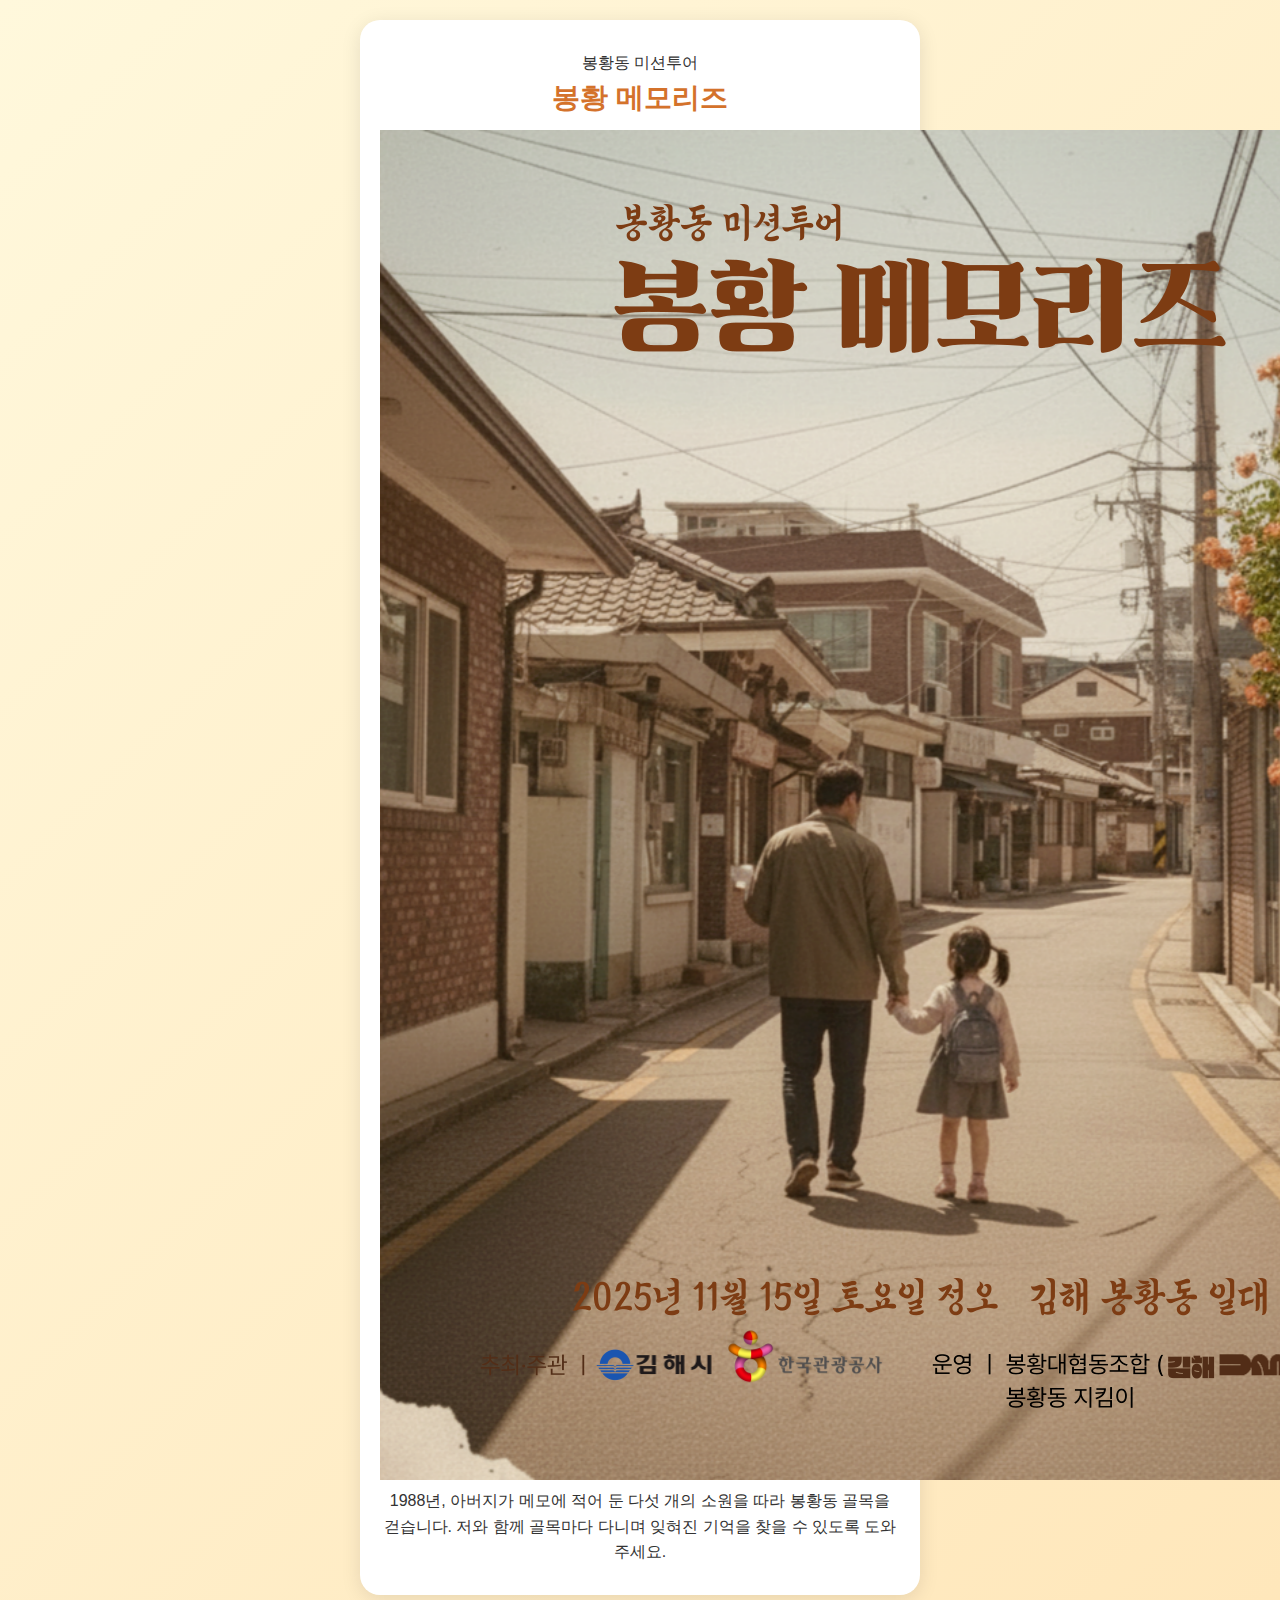
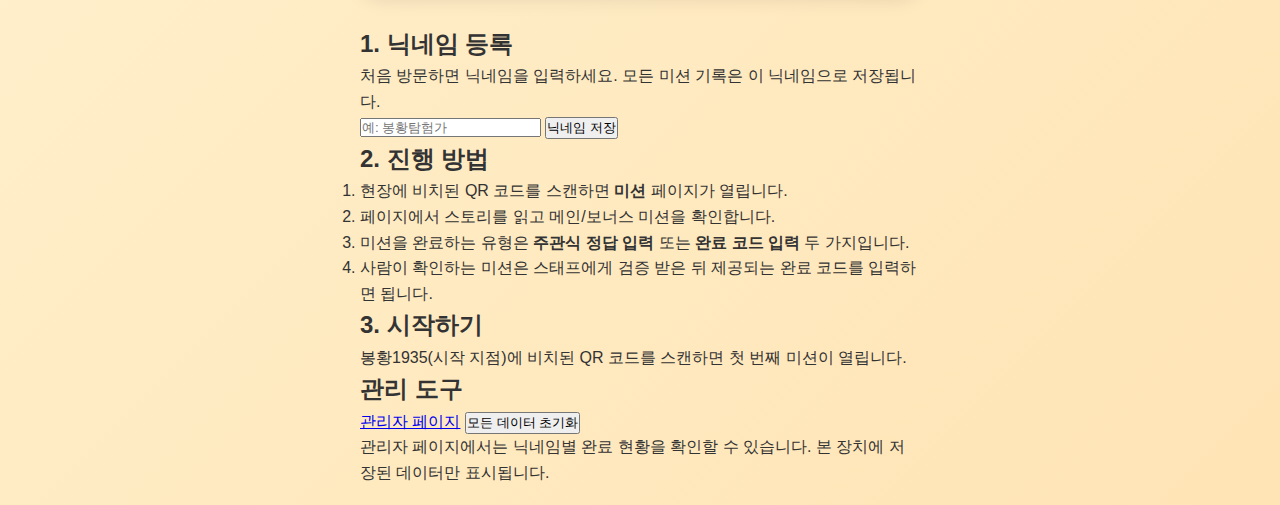
<file: index.html>
<!DOCTYPE html>
<html lang="ko">
<head>
    <meta charset="UTF-8">
    <meta name="viewport" content="width=device-width, initial-scale=1.0">
    <title>봉황 메모리즈</title>
    <link rel="stylesheet" href="style.css">
</head>
<body data-page="index">
    <div class="container narrow">
        <header class="hero-card poster-tone">
            <p class="eyebrow">봉황동 미션투어</p>
            <h1>봉황 메모리즈</h1>
            <div class="hero-visual">
                <img src="image/main.png" alt="봉황 메모리즈 포스터" loading="lazy">
            </div>
            <p class="hero-story">
                1988년, 아버지가 메모에 적어 둔 다섯 개의 소원을 따라 봉황동 골목을 걷습니다.
                저와 함께 골목마다 다니며 잊혀진 기억을 찾을 수 있도록 도와주세요.
            </p>
        </header>

        <section class="card">
            <h2>1. 닉네임 등록</h2>
            <p>처음 방문하면 닉네임을 입력하세요. 모든 미션 기록은 이 닉네임으로 저장됩니다.</p>
            <div class="form-row">
                <input type="text" id="nicknameInput" placeholder="예: 봉황탐험가">
                <button id="nicknameButton">닉네임 저장</button>
            </div>
            <p id="nicknameStatus" class="muted"></p>
        </section>

        <section class="card">
            <h2>2. 진행 방법</h2>
            <ol class="steps">
                <li>현장에 비치된 QR 코드를 스캔하면 <strong>미션</strong> 페이지가 열립니다.</li>
                <li>페이지에서 스토리를 읽고 메인/보너스 미션을 확인합니다.</li>
                <li>미션을 완료하는 유형은 <strong>주관식 정답 입력</strong> 또는 <strong>완료 코드 입력</strong> 두 가지입니다.</li>
                <li>사람이 확인하는 미션은 스태프에게 검증 받은 뒤 제공되는 완료 코드를 입력하면 됩니다.</li>
            </ol>
        </section>

        <section class="card">
            <h2>3. 시작하기</h2>
            <p>봉황1935(시작 지점)에 비치된 QR 코드를 스캔하면 첫 번째 미션이 열립니다.</p>
        </section>

        <section class="card">
            <h2>관리 도구</h2>
            <div class="actions">
                <a class="link-button" href="admin.html">관리자 페이지</a>
                <button id="resetAppButton" class="ghost">모든 데이터 초기화</button>
            </div>
            <p class="muted">관리자 페이지에서는 닉네임별 완료 현황을 확인할 수 있습니다. 본 장치에 저장된 데이터만 표시됩니다.</p>
        </section>
    </div>

    <script src="script.js"></script>
</body>
</html>
</file>
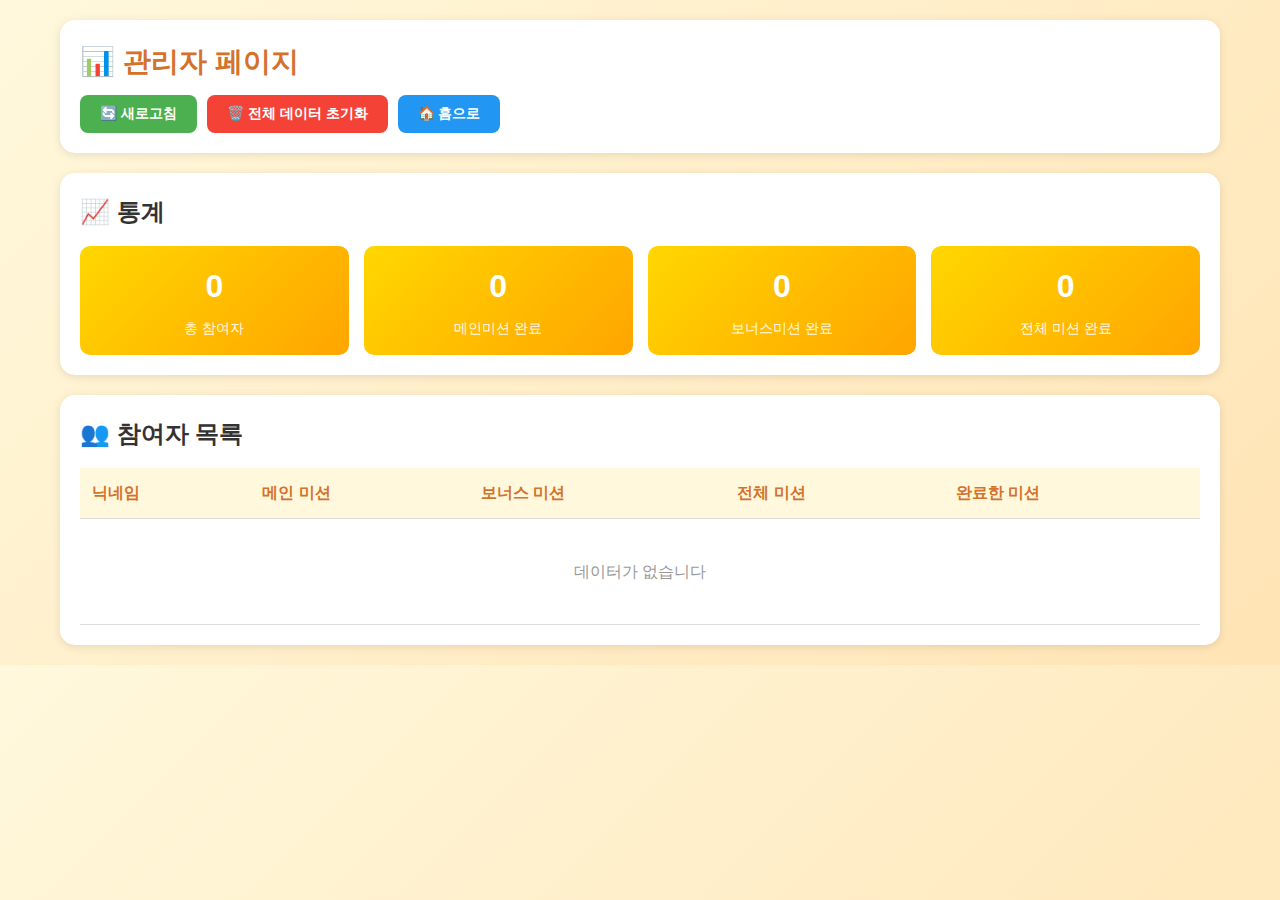
<file: admin.html>
<!DOCTYPE html>
<html lang="ko">
<head>
    <meta charset="UTF-8">
    <meta name="viewport" content="width=device-width, initial-scale=1.0">
    <title>관리자 페이지 - 봉황 메모리즈</title>
    <link rel="stylesheet" href="style.css">
    <style>
        .admin-container {
            max-width: 1200px;
            margin: 0 auto;
            padding: 20px;
        }

        .admin-header {
            background: white;
            padding: 20px;
            border-radius: 15px;
            margin-bottom: 20px;
            box-shadow: 0 2px 10px rgba(0,0,0,0.1);
        }

        .admin-controls {
            display: flex;
            gap: 10px;
            flex-wrap: wrap;
        }

        .admin-controls button {
            padding: 10px 20px;
            border: none;
            border-radius: 8px;
            cursor: pointer;
            font-size: 14px;
            font-weight: bold;
        }

        .btn-refresh {
            background: #4CAF50;
            color: white;
        }

        .btn-reset {
            background: #f44336;
            color: white;
        }

        .btn-home {
            background: #2196F3;
            color: white;
        }

        .stats-box {
            background: white;
            padding: 20px;
            border-radius: 15px;
            margin-bottom: 20px;
            box-shadow: 0 2px 10px rgba(0,0,0,0.1);
        }

        .stats-grid {
            display: grid;
            grid-template-columns: repeat(auto-fit, minmax(200px, 1fr));
            gap: 15px;
            margin-top: 15px;
        }

        .stat-card {
            background: linear-gradient(135deg, #FFD700, #FFA500);
            padding: 15px;
            border-radius: 10px;
            text-align: center;
            color: white;
        }

        .stat-number {
            font-size: 32px;
            font-weight: bold;
            margin-bottom: 5px;
        }

        .stat-label {
            font-size: 14px;
            opacity: 0.9;
        }

        .users-table {
            background: white;
            padding: 20px;
            border-radius: 15px;
            box-shadow: 0 2px 10px rgba(0,0,0,0.1);
            overflow-x: auto;
        }

        table {
            width: 100%;
            border-collapse: collapse;
            margin-top: 15px;
        }

        th, td {
            padding: 12px;
            text-align: left;
            border-bottom: 1px solid #ddd;
        }

        th {
            background: #FFF8DC;
            font-weight: bold;
            color: #D4722B;
        }

        tr:hover {
            background: #f5f5f5;
        }

        .mission-badge-small {
            display: inline-block;
            padding: 3px 8px;
            margin: 2px;
            border-radius: 5px;
            font-size: 12px;
            background: #E8F5E9;
            color: #4CAF50;
        }

        .main-mission {
            background: #FFE4B5;
            color: #D4722B;
            font-weight: bold;
        }

        .no-data {
            text-align: center;
            padding: 40px;
            color: #999;
        }
    </style>
</head>
<body>
    <div class="admin-container">
        <div class="admin-header">
            <h1>📊 관리자 페이지</h1>
            <div class="admin-controls">
                <button class="btn-refresh" onclick="refreshData()">🔄 새로고침</button>
                <button class="btn-reset" onclick="resetAllData()">🗑️ 전체 데이터 초기화</button>
                <button class="btn-home" onclick="goHome()">🏠 홈으로</button>
            </div>
        </div>

        <div class="stats-box">
            <h2>📈 통계</h2>
            <div class="stats-grid">
                <div class="stat-card">
                    <div class="stat-number" id="totalUsers">0</div>
                    <div class="stat-label">총 참여자</div>
                </div>
                <div class="stat-card">
                    <div class="stat-number" id="totalMainCompleted">0</div>
                    <div class="stat-label">메인미션 완료</div>
                </div>
                <div class="stat-card">
                    <div class="stat-number" id="totalBonusCompleted">0</div>
                    <div class="stat-label">보너스미션 완료</div>
                </div>
                <div class="stat-card">
                    <div class="stat-number" id="totalMissions">0</div>
                    <div class="stat-label">전체 미션 완료</div>
                </div>
            </div>
        </div>

        <div class="users-table">
            <h2>👥 참여자 목록</h2>
            <table id="usersTable">
                <thead>
                    <tr>
                        <th>닉네임</th>
                        <th>메인 미션</th>
                        <th>보너스 미션</th>
                        <th>전체 미션</th>
                        <th>완료한 미션</th>
                    </tr>
                </thead>
                <tbody id="usersTableBody">
                    <tr>
                        <td colspan="5" class="no-data">데이터가 없습니다</td>
                    </tr>
                </tbody>
            </table>
        </div>
    </div>

    <script src="script.js"></script>
    <script>
        // 모든 미션 ID 정의
        const allMainMissions = ['main1', 'main2', 'main3', 'main4', 'main5'];
        const allBonusMissions = [
            'bonus6', 'bonus7', 'bonus8', 'bonus9', 'bonus10',
            'bonus11', 'bonus12', 'bonus13', 'bonus14', 'bonus15', 'bonus16'
        ];

        window.onload = function() {
            loadAdminData();
        };

        function loadAdminData() {
            const allProgress = getAllProgress();
            const users = Object.keys(allProgress);

            // 통계 계산
            let totalMainCompleted = 0;
            let totalBonusCompleted = 0;
            let totalMissionsCount = 0;

            users.forEach(nickname => {
                const progress = allProgress[nickname];
                const mainCount = progress.completed.filter(id => id.startsWith('main')).length;
                const bonusCount = progress.completed.filter(id => id.startsWith('bonus')).length;

                totalMainCompleted += mainCount;
                totalBonusCompleted += bonusCount;
                totalMissionsCount += progress.completed.length;
            });

            // 통계 표시
            document.getElementById('totalUsers').textContent = users.length;
            document.getElementById('totalMainCompleted').textContent = totalMainCompleted;
            document.getElementById('totalBonusCompleted').textContent = totalBonusCompleted;
            document.getElementById('totalMissions').textContent = totalMissionsCount;

            // 테이블 렌더링
            renderUsersTable(allProgress);
        }

        function renderUsersTable(allProgress) {
            const tbody = document.getElementById('usersTableBody');
            const users = Object.keys(allProgress);

            if (users.length === 0) {
                tbody.innerHTML = '<tr><td colspan="5" class="no-data">데이터가 없습니다</td></tr>';
                return;
            }

            tbody.innerHTML = '';

            users.forEach(nickname => {
                const progress = allProgress[nickname];
                const mainCompleted = progress.completed.filter(id => id.startsWith('main'));
                const bonusCompleted = progress.completed.filter(id => id.startsWith('bonus'));

                const row = document.createElement('tr');

                // 닉네임
                const nicknameCell = document.createElement('td');
                nicknameCell.textContent = nickname;
                nicknameCell.style.fontWeight = 'bold';
                row.appendChild(nicknameCell);

                // 메인 미션 수
                const mainCountCell = document.createElement('td');
                mainCountCell.textContent = `${mainCompleted.length}/${allMainMissions.length}`;
                row.appendChild(mainCountCell);

                // 보너스 미션 수
                const bonusCountCell = document.createElement('td');
                bonusCountCell.textContent = `${bonusCompleted.length}/${allBonusMissions.length}`;
                row.appendChild(bonusCountCell);

                // 전체 미션 수
                const totalCountCell = document.createElement('td');
                totalCountCell.textContent = `${progress.completed.length}/${allMainMissions.length + allBonusMissions.length}`;
                row.appendChild(totalCountCell);

                // 완료한 미션 목록
                const missionsCell = document.createElement('td');
                let missionsHTML = '';

                // 메인 미션 표시
                mainCompleted.forEach(id => {
                    missionsHTML += `<span class="mission-badge-small main-mission">${id}</span>`;
                });

                // 보너스 미션 표시
                bonusCompleted.forEach(id => {
                    missionsHTML += `<span class="mission-badge-small">${id}</span>`;
                });

                missionsCell.innerHTML = missionsHTML || '-';
                row.appendChild(missionsCell);

                tbody.appendChild(row);
            });
        }

        function refreshData() {
            loadAdminData();
            alert('데이터를 새로고침했습니다!');
        }
    </script>
</body>
</html>
</file>
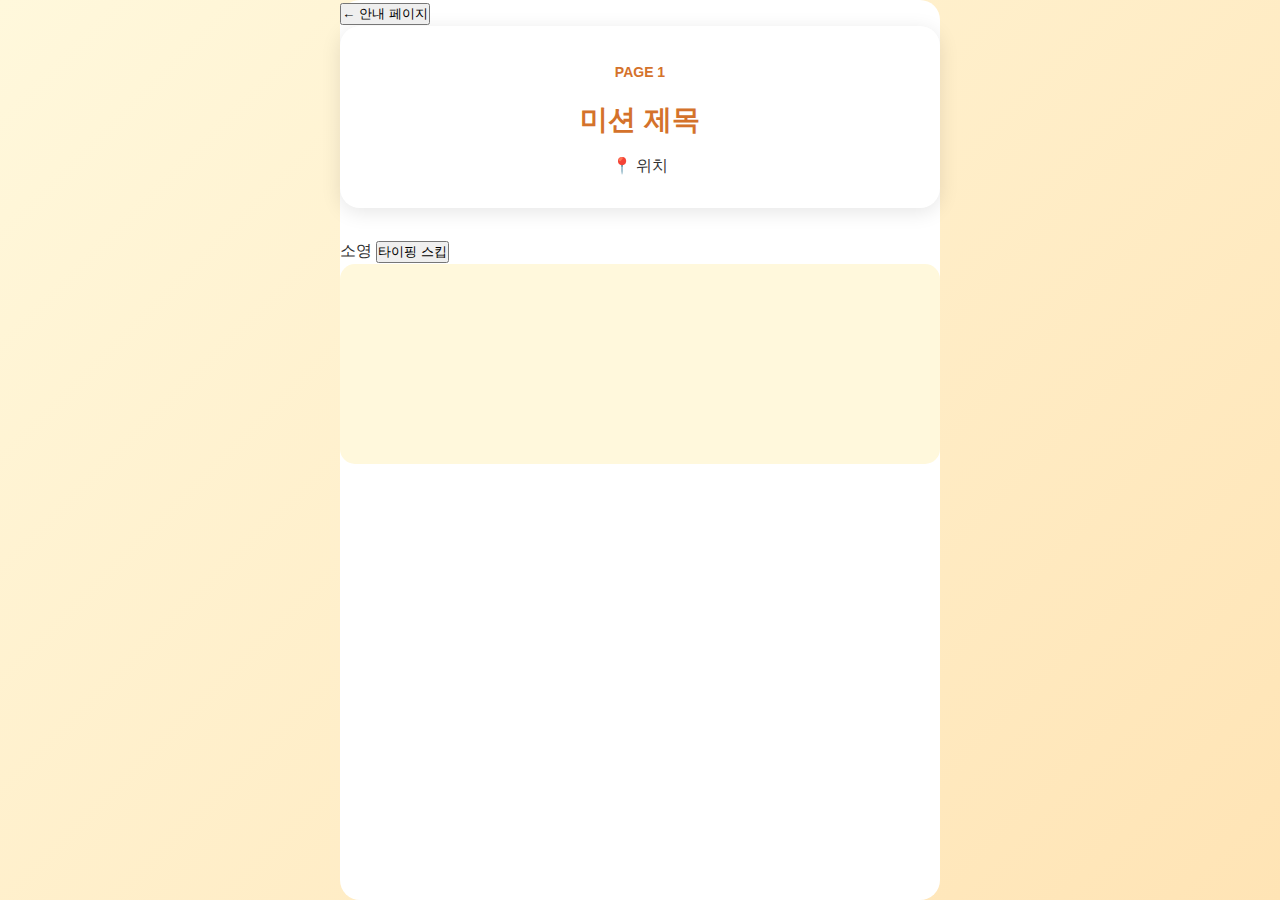
<file: mission.html>
<!DOCTYPE html>
<html lang="ko">
<head>
    <meta charset="UTF-8">
    <meta name="viewport" content="width=device-width, initial-scale=1.0">
    <title>미션 진행 중 - 봉황 메모리즈</title>
    <link rel="stylesheet" href="style.css">
</head>
<body data-page="mission">
    <div class="container narrow mission-page">
        <button class="link-button ghost" onclick="goToIntro()">← 안내 페이지</button>

        <header class="mission-heading">
            <span class="mission-badge" id="missionBadge">PAGE 1</span>
            <h1 id="missionTitle">미션 제목</h1>
            <p id="missionLocation" class="muted">📍 위치</p>
            <p id="missionMeta" class="muted"></p>
        </header>

        <section class="story-card">
            <div class="story-header">
                <span>소영</span>
                <button id="skipBtn" class="ghost small">타이핑 스킵</button>
            </div>
            <div id="storyBox" class="story-box"></div>
        </section>

        <section id="mainTask" class="task-card"></section>
        <section id="bonusTask" class="task-card"></section>
    </div>

    <script src="script.js"></script>
</body>
</html>
</file>
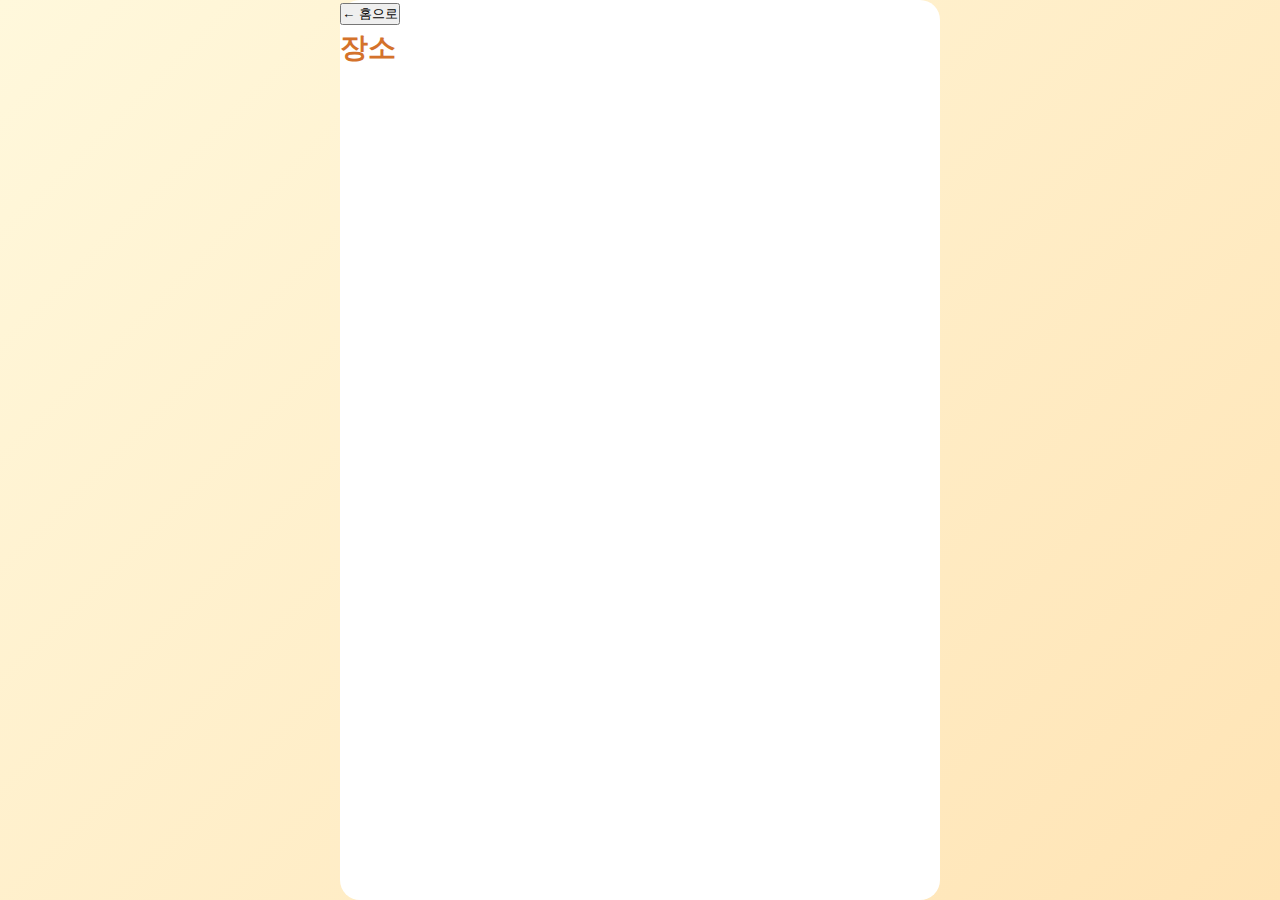
<file: page.html>
<!DOCTYPE html>
<html lang="ko">
<head>
    <meta charset="UTF-8">
    <meta name="viewport" content="width=device-width, initial-scale=1.0">
    <title>미션 페이지 - 봉황 메모리즈</title>
    <link rel="stylesheet" href="style.css">
</head>
<body>
    <div class="container mission-page">
        <!-- 헤더 -->
        <div class="page-header">
            <button class="back-btn" onclick="goHome()">← 홈으로</button>
            <h1 id="pageLocation">장소</h1>
        </div>

        <!-- 메인 미션 -->
        <div id="mainMissionSection" style="display: none;">
            <div class="mission-box main-mission">
                <div class="mission-badge">메인 미션</div>
                <h2 id="mainTitle"></h2>

                <!-- 스토리 (있는 경우) -->
                <div id="mainStory" class="story-box" style="display: none;">
                    <p id="mainStoryText"></p>
                    <button class="skip-btn" onclick="skipTyping()">스킵</button>
                </div>

                <p id="mainDescription" class="mission-description"></p>

                <!-- 퀴즈 형식 -->
                <div id="mainQuiz" style="display: none;">
                    <input type="text" id="mainAnswer" placeholder="정답을 입력하세요">
                    <button onclick="submitMainAnswer()">제출</button>
                    <div id="mainResult" class="result-message"></div>
                </div>

                <!-- QR 형식 -->
                <div id="mainQR" style="display: none;">
                    <p class="qr-guide">미션을 완료한 후, '미션완료 QR'을 스캔하세요!</p>
                    <div id="mainQRResult" class="result-message"></div>
                </div>
            </div>
        </div>

        <!-- 보너스 미션들 -->
        <div id="bonusMissionsSection"></div>

        <!-- 닉네임 미설정 안내 -->
        <div id="noNicknameSection" style="display: none;">
            <div class="info-box">
                <h2>⚠️ 닉네임을 먼저 설정해주세요</h2>
                <p>미션을 진행하려면 먼저 닉네임을 설정해야 합니다.</p>
                <button onclick="goHome()">홈으로 가기</button>
            </div>
        </div>
    </div>

    <script src="script.js"></script>
    <script>
        let currentPageNumber = null;

        window.onload = function() {
            // URL에서 페이지 번호 추출
            const urlParams = new URLSearchParams(window.location.search);
            const pageNum = urlParams.get('p');
            const complete = urlParams.get('complete'); // 완료 QR인지 확인

            if (!pageNum) {
                alert('잘못된 접근입니다!');
                goHome();
                return;
            }

            currentPageNumber = parseInt(pageNum);

            // 닉네임 확인
            if (!getNickname()) {
                document.getElementById('noNicknameSection').style.display = 'block';
                return;
            }

            // 완료 QR 스캔인 경우
            if (complete) {
                handleCompleteQR(complete);
                return;
            }

            // 페이지 로드
            loadPage(currentPageNumber);
        };

        function loadPage(pageNum) {
            const pageData = pagesData[pageNum];

            if (!pageData) {
                alert('존재하지 않는 페이지입니다!');
                goHome();
                return;
            }

            // 장소 표시
            document.getElementById('pageLocation').textContent = pageData.location;

            // 메인 미션 로드
            if (pageData.mainMission) {
                loadMainMission(pageData.mainMission);
            }

            // 보너스 미션 로드
            if (pageData.bonusMissions && pageData.bonusMissions.length > 0) {
                loadBonusMissions(pageData.bonusMissions);
            }
        }

        function loadMainMission(mission) {
            const section = document.getElementById('mainMissionSection');
            section.style.display = 'block';

            document.getElementById('mainTitle').textContent = mission.title;
            document.getElementById('mainDescription').textContent = mission.description;

            // 스토리가 있으면 타이핑 효과
            if (mission.story) {
                const storyBox = document.getElementById('mainStory');
                const storyText = document.getElementById('mainStoryText');
                storyBox.style.display = 'block';
                typeText(storyText, mission.story);
            }

            // 이미 완료된 미션인지 확인
            if (isMissionCompleted(mission.id)) {
                showCompletedMission('main', mission.type);
                return;
            }

            // 미션 타입에 따라 표시
            if (mission.type === 'quiz') {
                document.getElementById('mainQuiz').style.display = 'block';
            } else if (mission.type === 'qr') {
                document.getElementById('mainQR').style.display = 'block';
            }
        }

        function loadBonusMissions(missions) {
            const section = document.getElementById('bonusMissionsSection');
            section.innerHTML = '';

            missions.forEach((mission, index) => {
                const missionBox = document.createElement('div');
                missionBox.className = 'mission-box bonus-mission';
                missionBox.id = `bonus_${mission.id}`;

                const isCompleted = isMissionCompleted(mission.id);

                let html = `
                    <div class="mission-badge bonus-badge">보너스 미션 ${index + 1}</div>
                    <h3>${mission.title}</h3>
                    <p class="mission-description">${mission.description}</p>
                `;

                if (isCompleted) {
                    html += `<div class="result-message success">✓ 완료됨</div>`;
                } else {
                    if (mission.type === 'quiz') {
                        html += `
                            <input type="text" id="answer_${mission.id}" placeholder="정답을 입력하세요">
                            <button onclick="submitBonusAnswer('${mission.id}', '${mission.answer}')">제출</button>
                            <div id="result_${mission.id}" class="result-message"></div>
                        `;
                    } else if (mission.type === 'qr') {
                        html += `
                            <p class="qr-guide">미션을 완료한 후, '미션완료 QR'을 스캔하세요!</p>
                            <div id="result_${mission.id}" class="result-message"></div>
                        `;
                    }
                }

                missionBox.innerHTML = html;
                section.appendChild(missionBox);
            });
        }

        function submitMainAnswer() {
            const pageData = pagesData[currentPageNumber];
            const mission = pageData.mainMission;
            const userAnswer = document.getElementById('mainAnswer').value.trim();
            const resultDiv = document.getElementById('mainResult');

            if (!userAnswer) {
                alert('정답을 입력해주세요!');
                return;
            }

            if (compareAnswers(userAnswer, mission.answer)) {
                completeMission(mission.id);
                resultDiv.className = 'result-message success';
                resultDiv.textContent = '🎉 정답입니다! 미션 완료!';

                setTimeout(() => {
                    showCompletedMission('main', mission.type);
                }, 1500);
            } else {
                resultDiv.className = 'result-message error';
                resultDiv.textContent = '❌ 틀렸습니다. 다시 시도해보세요!';
                document.getElementById('mainAnswer').value = '';

                setTimeout(() => {
                    resultDiv.textContent = '';
                }, 2000);
            }
        }

        function submitBonusAnswer(missionId, correctAnswer) {
            const userAnswer = document.getElementById(`answer_${missionId}`).value.trim();
            const resultDiv = document.getElementById(`result_${missionId}`);

            if (!userAnswer) {
                alert('정답을 입력해주세요!');
                return;
            }

            if (compareAnswers(userAnswer, correctAnswer)) {
                completeMission(missionId);
                resultDiv.className = 'result-message success';
                resultDiv.textContent = '🎉 정답입니다! 보너스 미션 완료!';

                setTimeout(() => {
                    const missionBox = document.getElementById(`bonus_${missionId}`);
                    missionBox.querySelector('input').style.display = 'none';
                    missionBox.querySelector('button').style.display = 'none';
                    resultDiv.textContent = '✓ 완료됨';
                }, 1500);
            } else {
                resultDiv.className = 'result-message error';
                resultDiv.textContent = '❌ 틀렸습니다. 다시 시도해보세요!';
                document.getElementById(`answer_${missionId}`).value = '';

                setTimeout(() => {
                    resultDiv.textContent = '';
                }, 2000);
            }
        }

        function showCompletedMission(type, missionType) {
            if (type === 'main') {
                document.getElementById('mainQuiz').style.display = 'none';
                document.getElementById('mainQR').style.display = 'none';
                document.getElementById('mainResult').className = 'result-message success';
                document.getElementById('mainResult').textContent = '✓ 완료됨';
                document.getElementById('mainQRResult').className = 'result-message success';
                document.getElementById('mainQRResult').textContent = '✓ 완료됨';

                if (missionType === 'quiz') {
                    document.getElementById('mainResult').style.display = 'block';
                } else {
                    document.getElementById('mainQR').style.display = 'block';
                }
            }
        }

        function handleCompleteQR(missionId) {
            // 완료 QR을 스캔한 경우
            if (!getNickname()) {
                alert('닉네임을 먼저 설정해주세요!');
                goHome();
                return;
            }

            const completed = completeMission(missionId);

            if (completed) {
                alert('🎉 미션 완료!');
            } else {
                alert('이미 완료한 미션입니다!');
            }

            // 해당 페이지로 리다이렉트 (완료 표시를 위해)
            window.location.href = `page.html?p=${currentPageNumber}`;
        }

        // Enter 키로 제출
        document.addEventListener('DOMContentLoaded', function() {
            document.addEventListener('keypress', function(e) {
                if (e.key === 'Enter') {
                    const mainAnswer = document.getElementById('mainAnswer');
                    if (mainAnswer && mainAnswer === document.activeElement) {
                        submitMainAnswer();
                    }
                }
            });
        });
    </script>
</body>
</html>
</file>
<file: style.css>
* {
    margin: 0;
    padding: 0;
    box-sizing: border-box;
}

body {
    font-family: 'Noto Sans KR', -apple-system, sans-serif;
    background: linear-gradient(135deg, #FFF8DC 0%, #FFE4B5 100%);
    color: #333;
    line-height: 1.6;
}

.container {
    max-width: 600px;
    margin: 0 auto;
    padding: 20px;
    min-height: 100vh;
}

/* 헤더 */
header {
    text-align: center;
    padding: 30px 20px;
    background: white;
    border-radius: 20px;
    box-shadow: 0 4px 20px rgba(0,0,0,0.1);
    margin-bottom: 30px;
}

h1 {
    font-size: 28px;
    color: #D4722B;
    margin-bottom: 10px;
}

.subtitle {
    color: #666;
    font-size: 14px;
    margin-bottom: 20px;
}

/* 진행률 바 */
.progress-bar {
    width: 100%;
    height: 10px;
    background: #f0f0f0;
    border-radius: 10px;
    overflow: hidden;
    margin-bottom: 10px;
}

.progress-fill {
    height: 100%;
    background: linear-gradient(90deg, #FFD700, #FFA500);
    width: 0%;
    transition: width 0.5s ease;
}

.progress-text {
    font-size: 14px;
    color: #D4722B;
    font-weight: bold;
}

/* 지도 */
.map-section {
    background: white;
    border-radius: 20px;
    padding: 20px;
    margin-bottom: 30px;
    box-shadow: 0 4px 20px rgba(0,0,0,0.1);
}

.map-section h2 {
    font-size: 20px;
    margin-bottom: 15px;
    color: #D4722B;
}

.map-placeholder {
    background: #FFF8DC;
    border-radius: 15px;
    padding: 30px;
    min-height: 300px;
    position: relative;
    display: flex;
    flex-wrap: wrap;
    justify-content: space-around;
    align-items: center;
    gap: 20px;
}

.map-marker {
    display: flex;
    flex-direction: column;
    align-items: center;
    cursor: pointer;
    transition: transform 0.3s;
}

.map-marker:hover {
    transform: scale(1.1);
}

.marker-number {
    width: 50px;
    height: 50px;
    background: #D4722B;
    color: white;
    border-radius: 50%;
    display: flex;
    align-items: center;
    justify-content: center;
    font-size: 24px;
    font-weight: bold;
    margin-bottom: 10px;
    box-shadow: 0 4px 10px rgba(0,0,0,0.2);
}

.marker-name {
    font-size: 12px;
    color: #333;
    font-weight: bold;
}

.map-guide {
    text-align: center;
    margin-top: 15px;
    color: #666;
    font-size: 14px;
}

/* 미션 리스트 */
.mission-list {
    background: white;
    border-radius: 20px;
    padding: 20px;
    box-shadow: 0 4px 20px rgba(0,0,0,0.1);
}

.mission-list h2 {
    font-size: 20px;
    margin-bottom: 20px;
    color: #D4722B;
}

.mission-card {
    background: #FFF8DC;
    border-radius: 15px;
    padding: 20px;
    margin-bottom: 15px;
    position: relative;
    transition: all 0.3s;
    border: 2px solid transparent;
}

.mission-card:hover {
    border-color: #FFD700;
    transform: translateY(-2px);
}

.mission-card.locked {
    opacity: 0.5;
    filter: grayscale(50%);
}

.mission-card.completed {
    background: #E8F5E9;
    border-color: #4CAF50;
}

.mission-header {
    display: flex;
    align-items: center;
    gap: 15px;
    margin-bottom: 10px;
}

.mission-number {
    width: 40px;
    height: 40px;
    background: #D4722B;
    color: white;
    border-radius: 50%;
    display: flex;
    align-items: center;
    justify-content: center;
    font-size: 20px;
    font-weight: bold;
    flex-shrink: 0;
}

.mission-card h3 {
    font-size: 18px;
    color: #333;
}

.mission-location {
    font-size: 14px;
    color: #666;
    margin-bottom: 5px;
}

.mission-desc {
    font-size: 13px;
    color: #888;
    margin-bottom: 15px;
}

.btn-scan {
    width: 100%;
    padding: 12px;
    background: #D4722B;
    color: white;
    border: none;
    border-radius: 10px;
    font-size: 16px;
    font-weight: bold;
    cursor: pointer;
    transition: background 0.3s;
}

.btn-scan:hover {
    background: #C5611A;
}

.lock-icon {
    position: absolute;
    top: 20px;
    right: 20px;
    font-size: 30px;
}

/* 모달 */
.modal {
    display: none;
    position: fixed;
    z-index: 1000;
    left: 0;
    top: 0;
    width: 100%;
    height: 100%;
    background-color: rgba(0,0,0,0.7);
}

.modal-content {
    background-color: white;
    margin: 10% auto;
    padding: 30px;
    border-radius: 20px;
    width: 90%;
    max-width: 500px;
    position: relative;
    box-shadow: 0 10px 40px rgba(0,0,0,0.3);
}

.close {
    position: absolute;
    right: 20px;
    top: 15px;
    font-size: 30px;
    font-weight: bold;
    color: #aaa;
    cursor: pointer;
}

.close:hover {
    color: #000;
}

#qrReader {
    width: 100%;
    margin: 20px 0;
}

.scan-guide {
    text-align: center;
    margin: 20px 0 10px;
    color: #666;
}

#manualCode {
    width: 100%;
    padding: 12px;
    border: 2px solid #ddd;
    border-radius: 10px;
    font-size: 16px;
    margin-bottom: 15px;
}

.modal-content button {
    width: 100%;
    padding: 12px;
    background: #D4722B;
    color: white;
    border: none;
    border-radius: 10px;
    font-size: 16px;
    font-weight: bold;
    cursor: pointer;
}

.celebration {
    text-align: center;
}

.celebration h2 {
    font-size: 32px;
    color: #D4722B;
    margin-bottom: 20px;
}

/* 미션 페이지 */
.mission-page {
    background: white;
    border-radius: 20px;
    padding: 0;
}

.back-button {
    padding: 15px 20px;
    color: #D4722B;
    cursor: pointer;
    font-size: 16px;
    border-bottom: 1px solid #f0f0f0;
}

.mission-page-header {
    text-align: center;
    padding: 30px 20px;
    background: linear-gradient(135deg, #FFD700, #FFA500);
    color: white;
}

.mission-badge {
    background: white;
    color: #D4722B;
    padding: 5px 15px;
    border-radius: 20px;
    font-size: 14px;
    font-weight: bold;
    display: inline-block;
    margin-bottom: 10px;
}

.mission-page-header h1 {
    color: white;
    margin-bottom: 5px;
}

.location {
    font-size: 14px;
    opacity: 0.9;
}

/* 스토리 섹션 */
.story-section {
    padding: 30px 20px;
    border-bottom: 1px solid #f0f0f0;
}

.character-box {
    display: flex;
    align-items: center;
    gap: 10px;
    margin-bottom: 20px;
}

.character-box img {
    width: 50px;
    height: 50px;
    border-radius: 50%;
}

.character-box span {
    font-weight: bold;
    color: #D4722B;
}

.story-box {
    background: #FFF8DC;
    border-radius: 15px;
    padding: 20px;
    min-height: 200px;
    font-size: 16px;
    line-height: 1.8;
    color: #333;
    white-space: pre-wrap;
}

.skip-btn {
    display: block;
    margin: 15px auto 0;
    padding: 8px 20px;
    background: #ddd;
    border: none;
    border-radius: 20px;
    font-size: 14px;
    cursor: pointer;
}

/* 미션 정보 */
.mission-info {
    padding: 30px 20px;
    border-bottom: 1px solid #f0f0f0;
}

.mission-info h3 {
    color: #D4722B;
    margin-bottom: 15px;
}

.mission-info p {
    background: #FFF8DC;
    padding: 15px;
    border-radius: 10px;
    margin-bottom: 20px;
}

.btn-complete {
    width: 100%;
    padding: 15px;
    background: #4CAF50;
    color: white;
    border: none;
    border-radius: 10px;
    font-size: 18px;
    font-weight: bold;
    cursor: pointer;
    transition: background 0.3s;
}

.btn-complete:hover {
    background: #45a049;
}

.btn-complete:disabled {
    background: #ccc;
    cursor: not-allowed;
}

/* 보너스 섹션 */
.bonus-section {
    padding: 30px 20px;
}

.bonus-section h3 {
    color: #FFD700;
    margin-bottom: 15px;
}

.quiz-box {
    background: #FFF8DC;
    border-radius: 15px;
    padding: 20px;
}

.quiz-question {
    font-weight: bold;
    margin-bottom: 15px;
    font-size: 16px;
}

.quiz-options {
    display: flex;
    flex-direction: column;
    gap: 10px;
}

.quiz-option {
    padding: 12px;
    background: white;
    border: 2px solid #ddd;
    border-radius: 10px;
    cursor: pointer;
    transition: all 0.3s;
}

.quiz-option:hover {
    border-color: #FFD700;
    background: #FFFACD;
}

.quiz-option.selected {
    border-color: #D4722B;
    background: #FFE4B5;
}

.quiz-option.correct {
    border-color: #4CAF50;
    background: #E8F5E9;
}

.quiz-option.wrong {
    border-color: #f44336;
    background: #FFEBEE;
}

.quiz-result {
    margin-top: 15px;
    padding: 15px;
    border-radius: 10px;
    text-align: center;
    font-weight: bold;
}

.quiz-result.correct {
    background: #E8F5E9;
    color: #4CAF50;
}

.quiz-result.wrong {
    background: #FFEBEE;
    color: #f44336;
}

/* 다음 미션 */
.next-mission {
    padding: 30px 20px;
    text-align: center;
}

.next-mission p {
    font-size: 18px;
    color: #D4722B;
    margin-bottom: 20px;
}

.next-mission button {
    padding: 15px 40px;
    background: #D4722B;
    color: white;
    border: none;
    border-radius: 10px;
    font-size: 16px;
    font-weight: bold;
    cursor: pointer;
}

/* 반응형 */
@media (max-width: 600px) {
    .container {
        padding: 10px;
    }
    
    h1 {
        font-size: 24px;
    }
    
    .map-placeholder {
        padding: 20px;
        min-height: 250px;
    }
}
</file>
